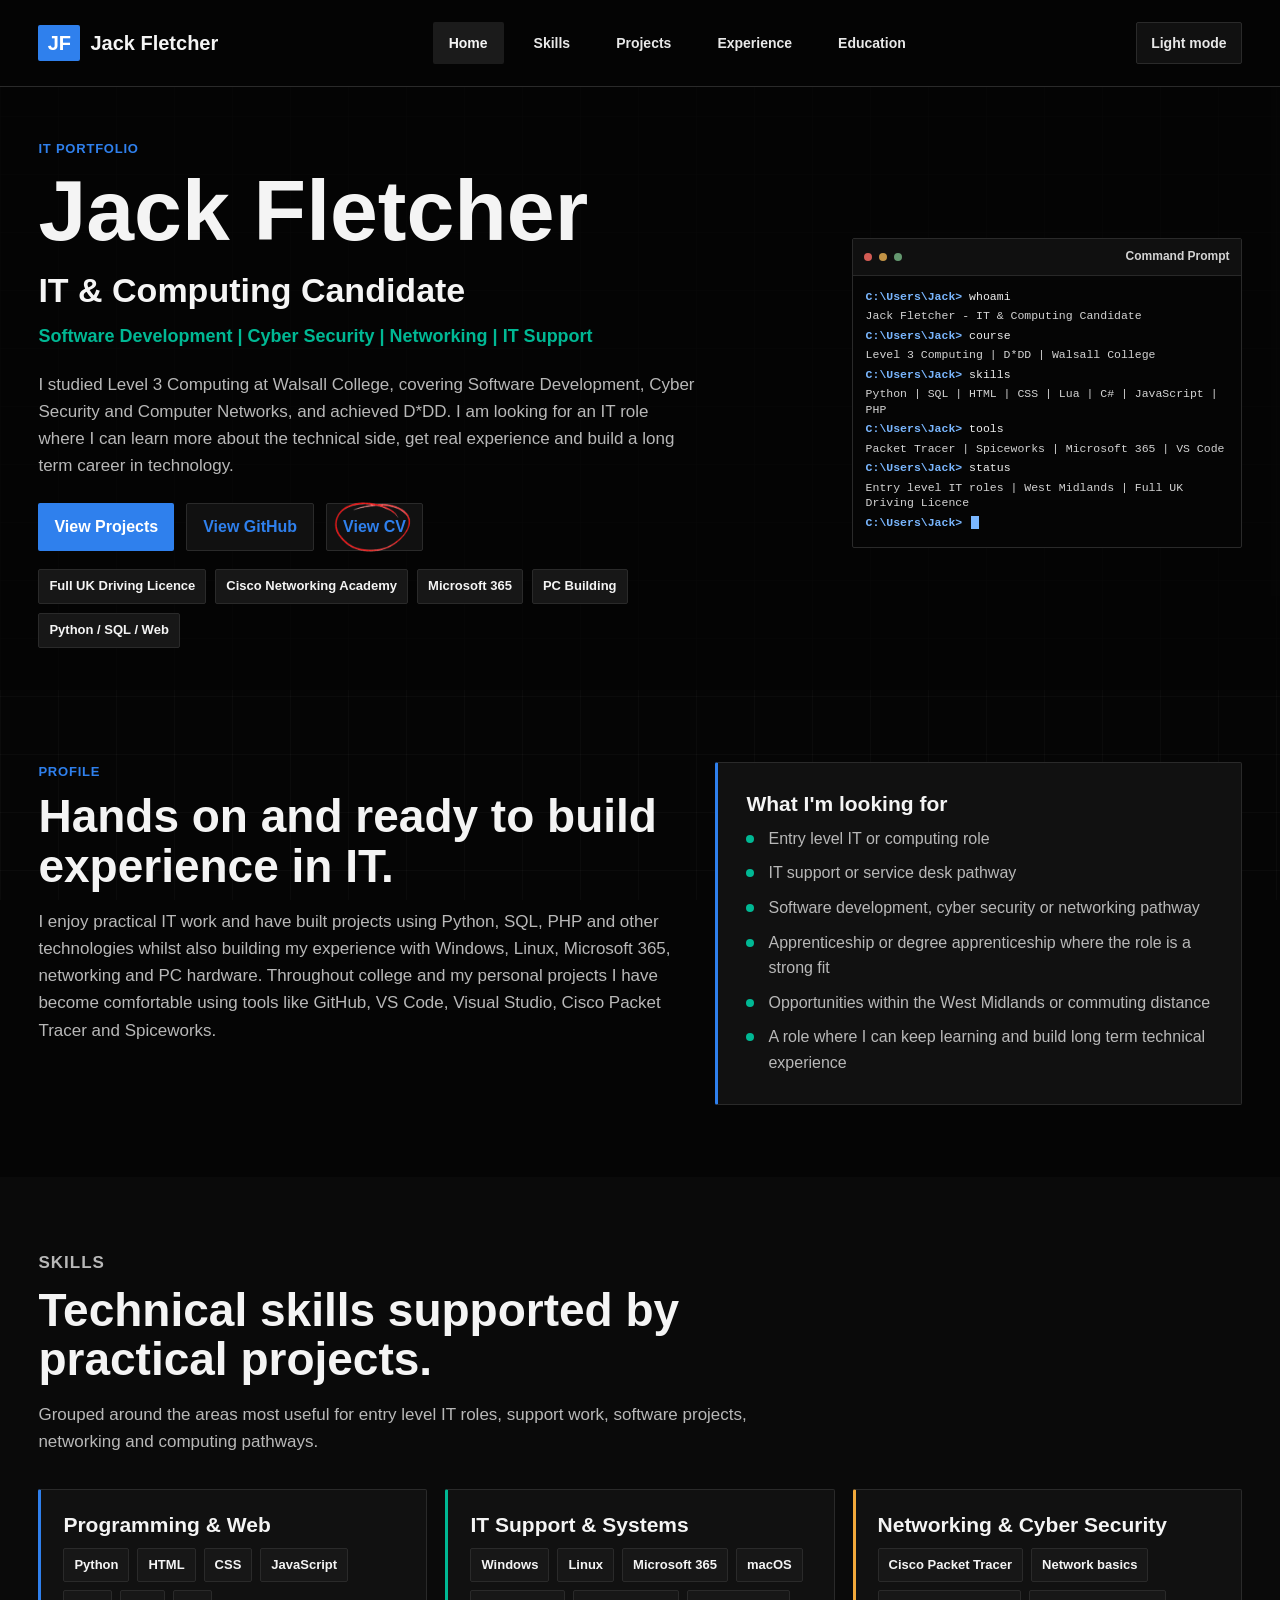
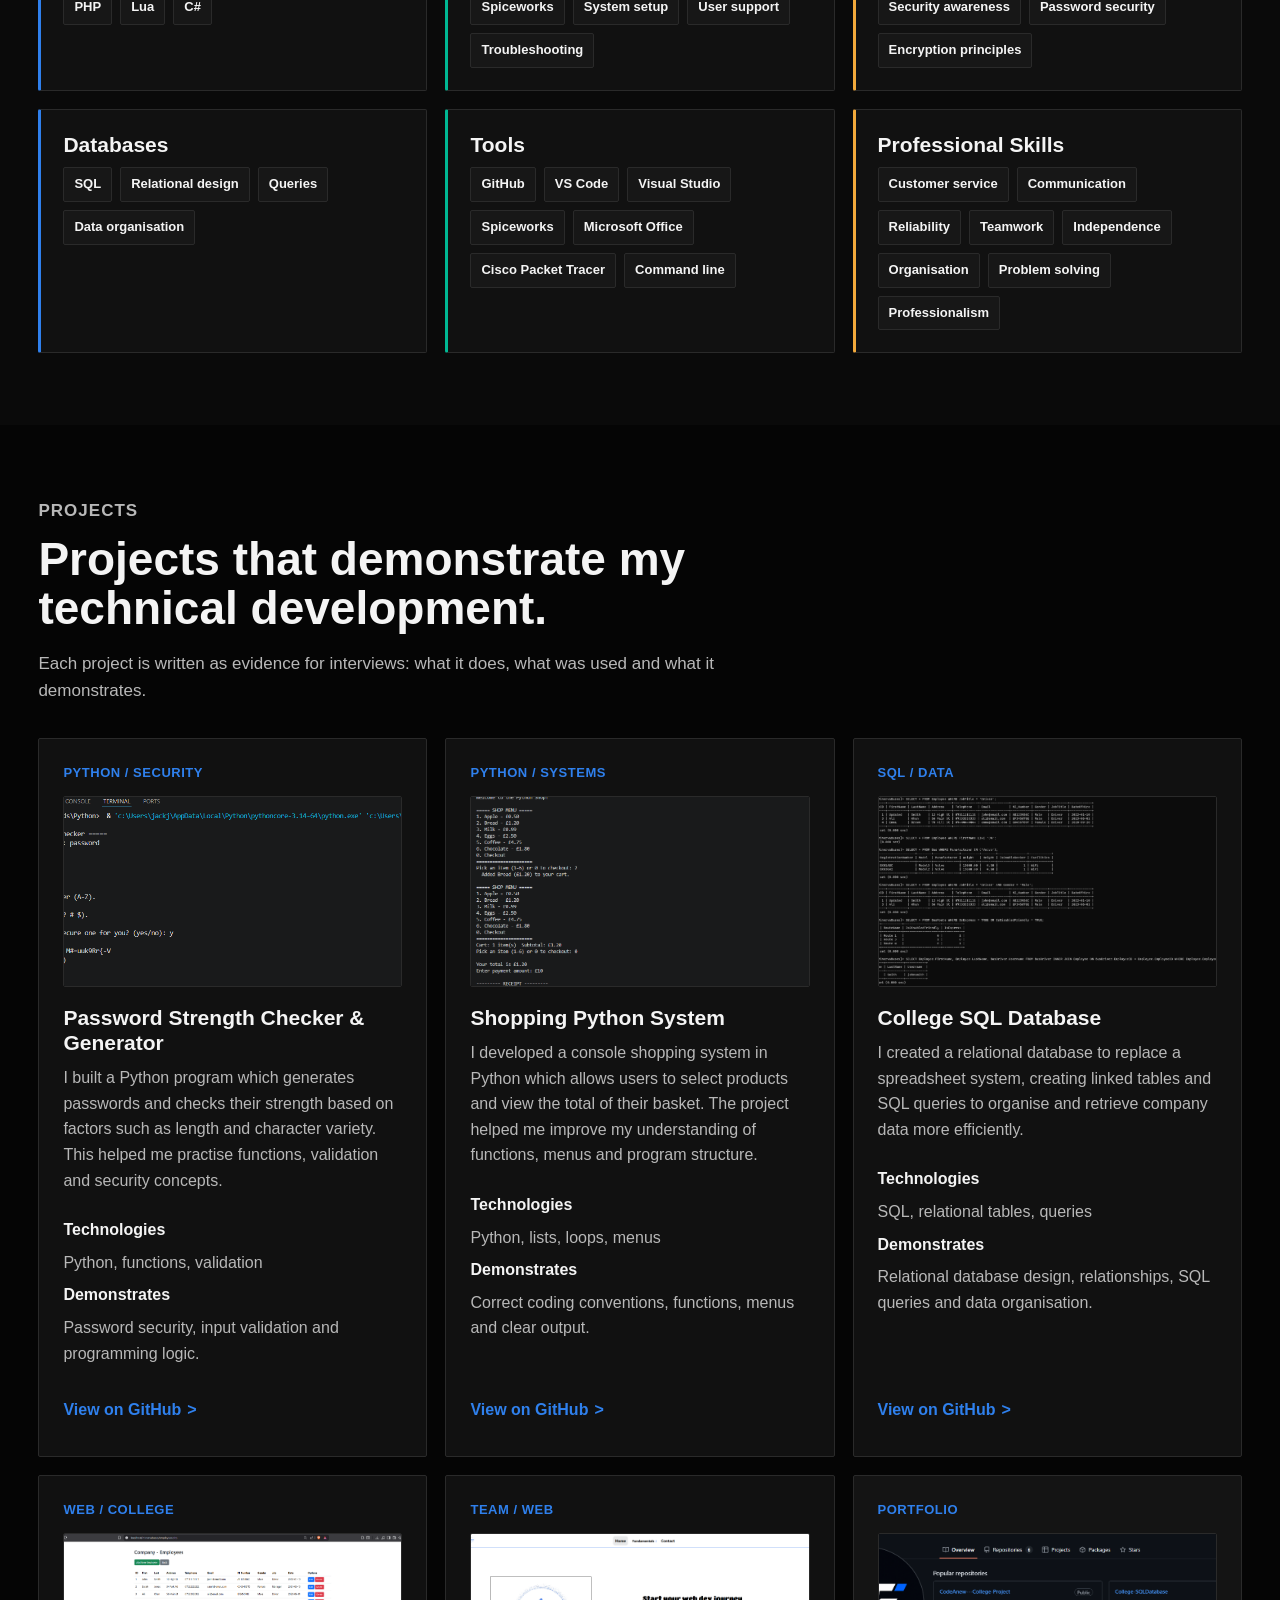
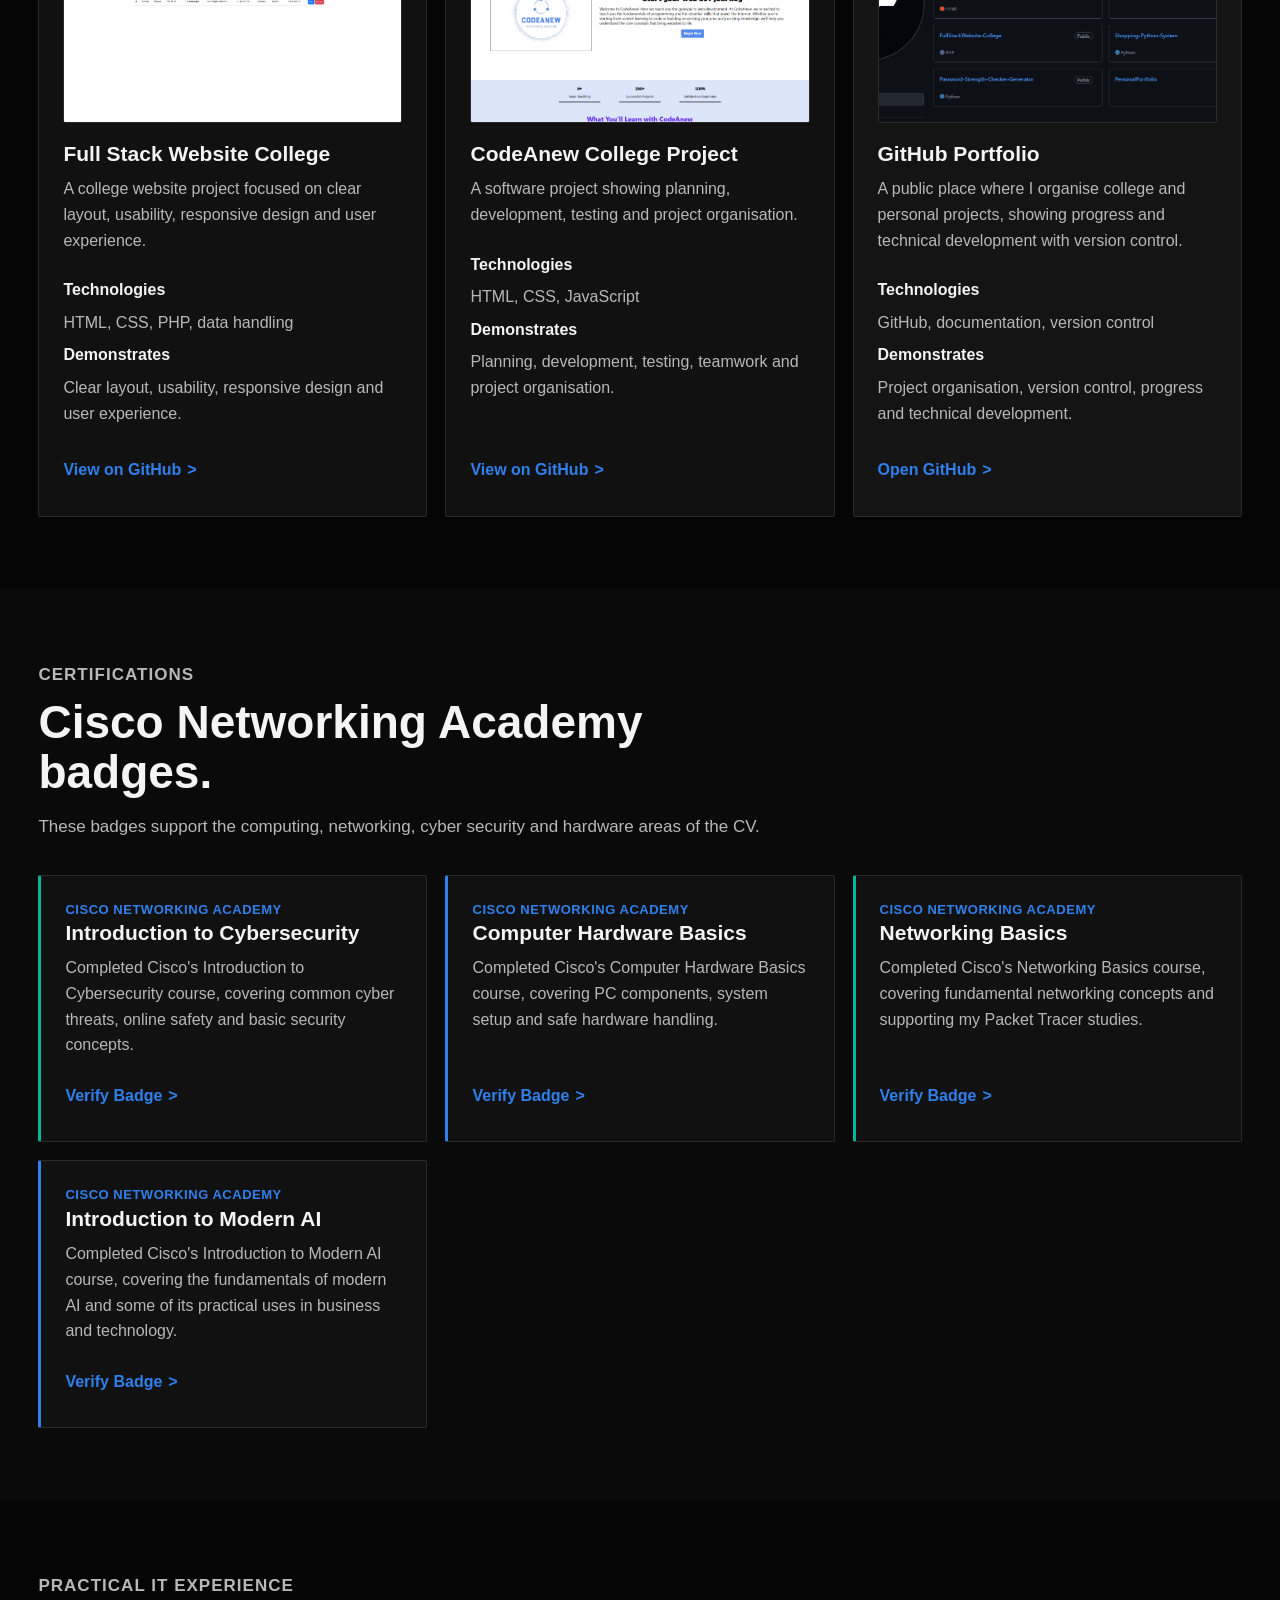
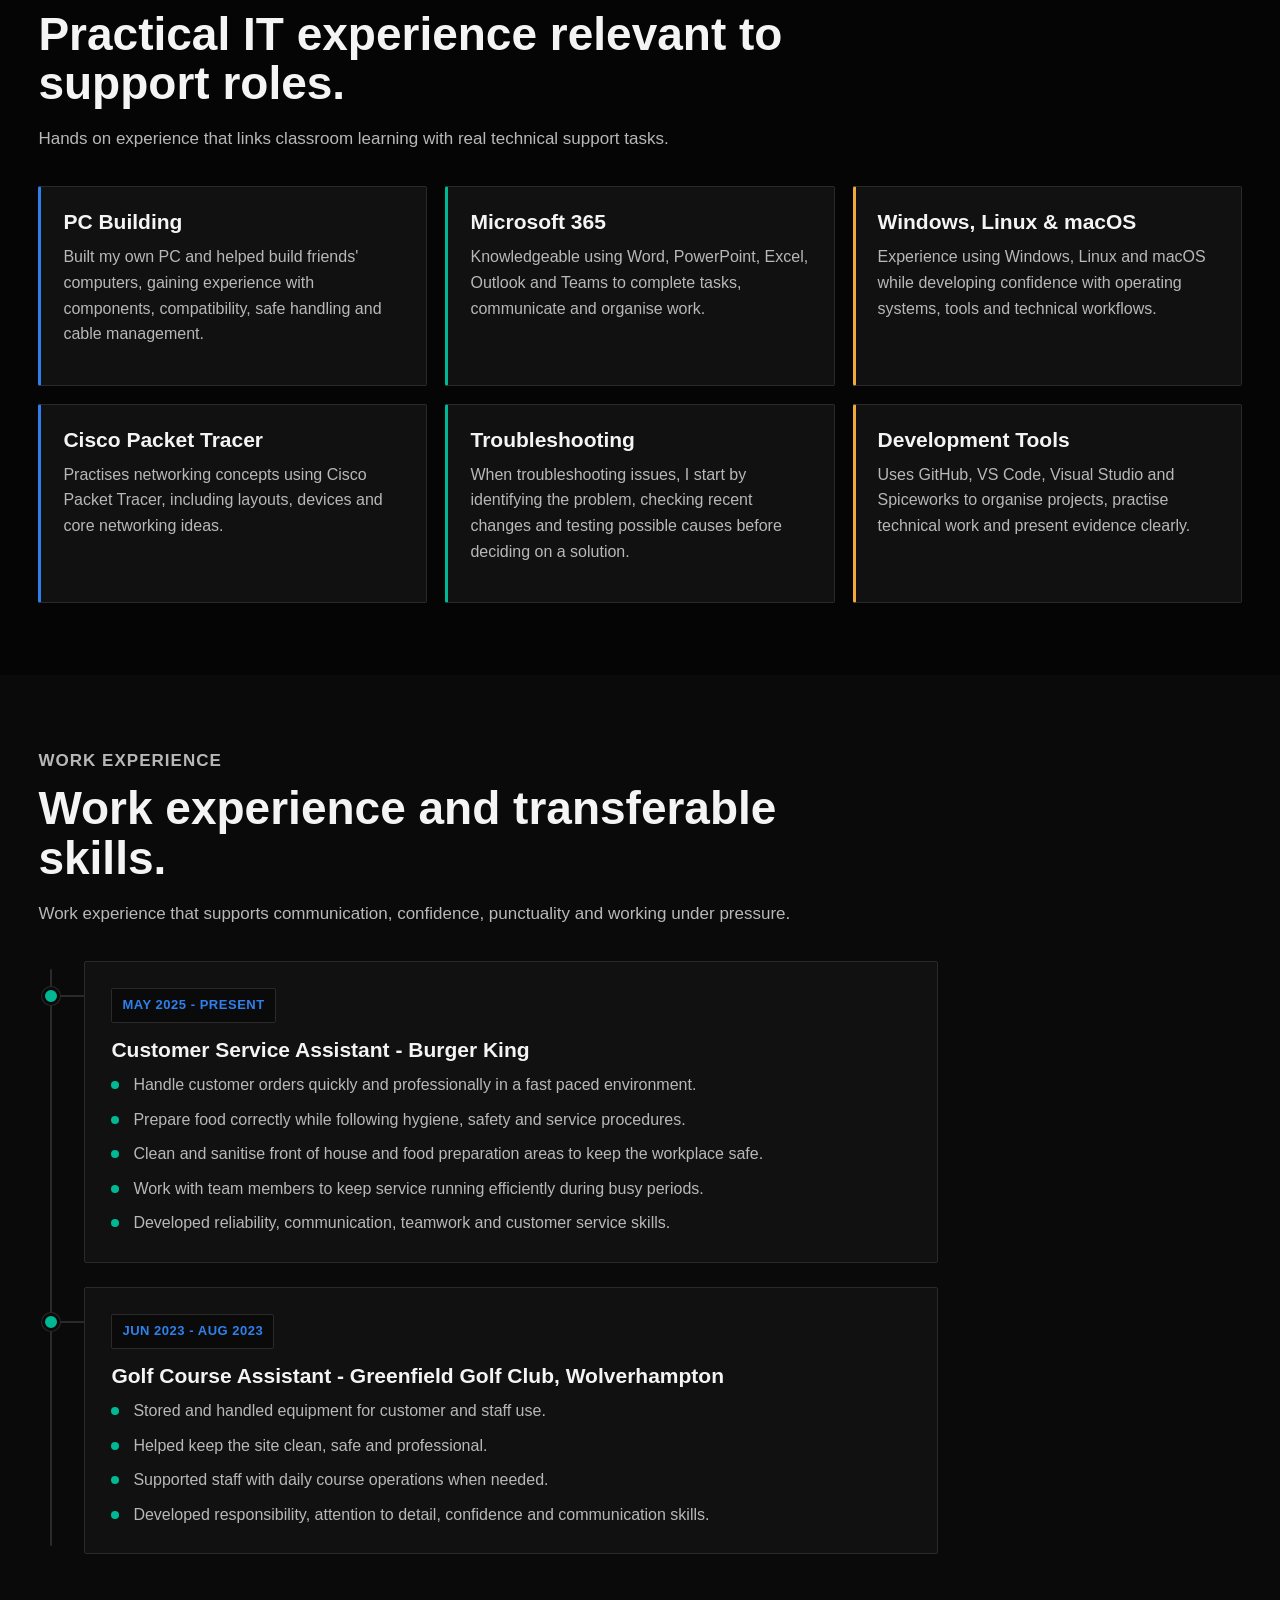
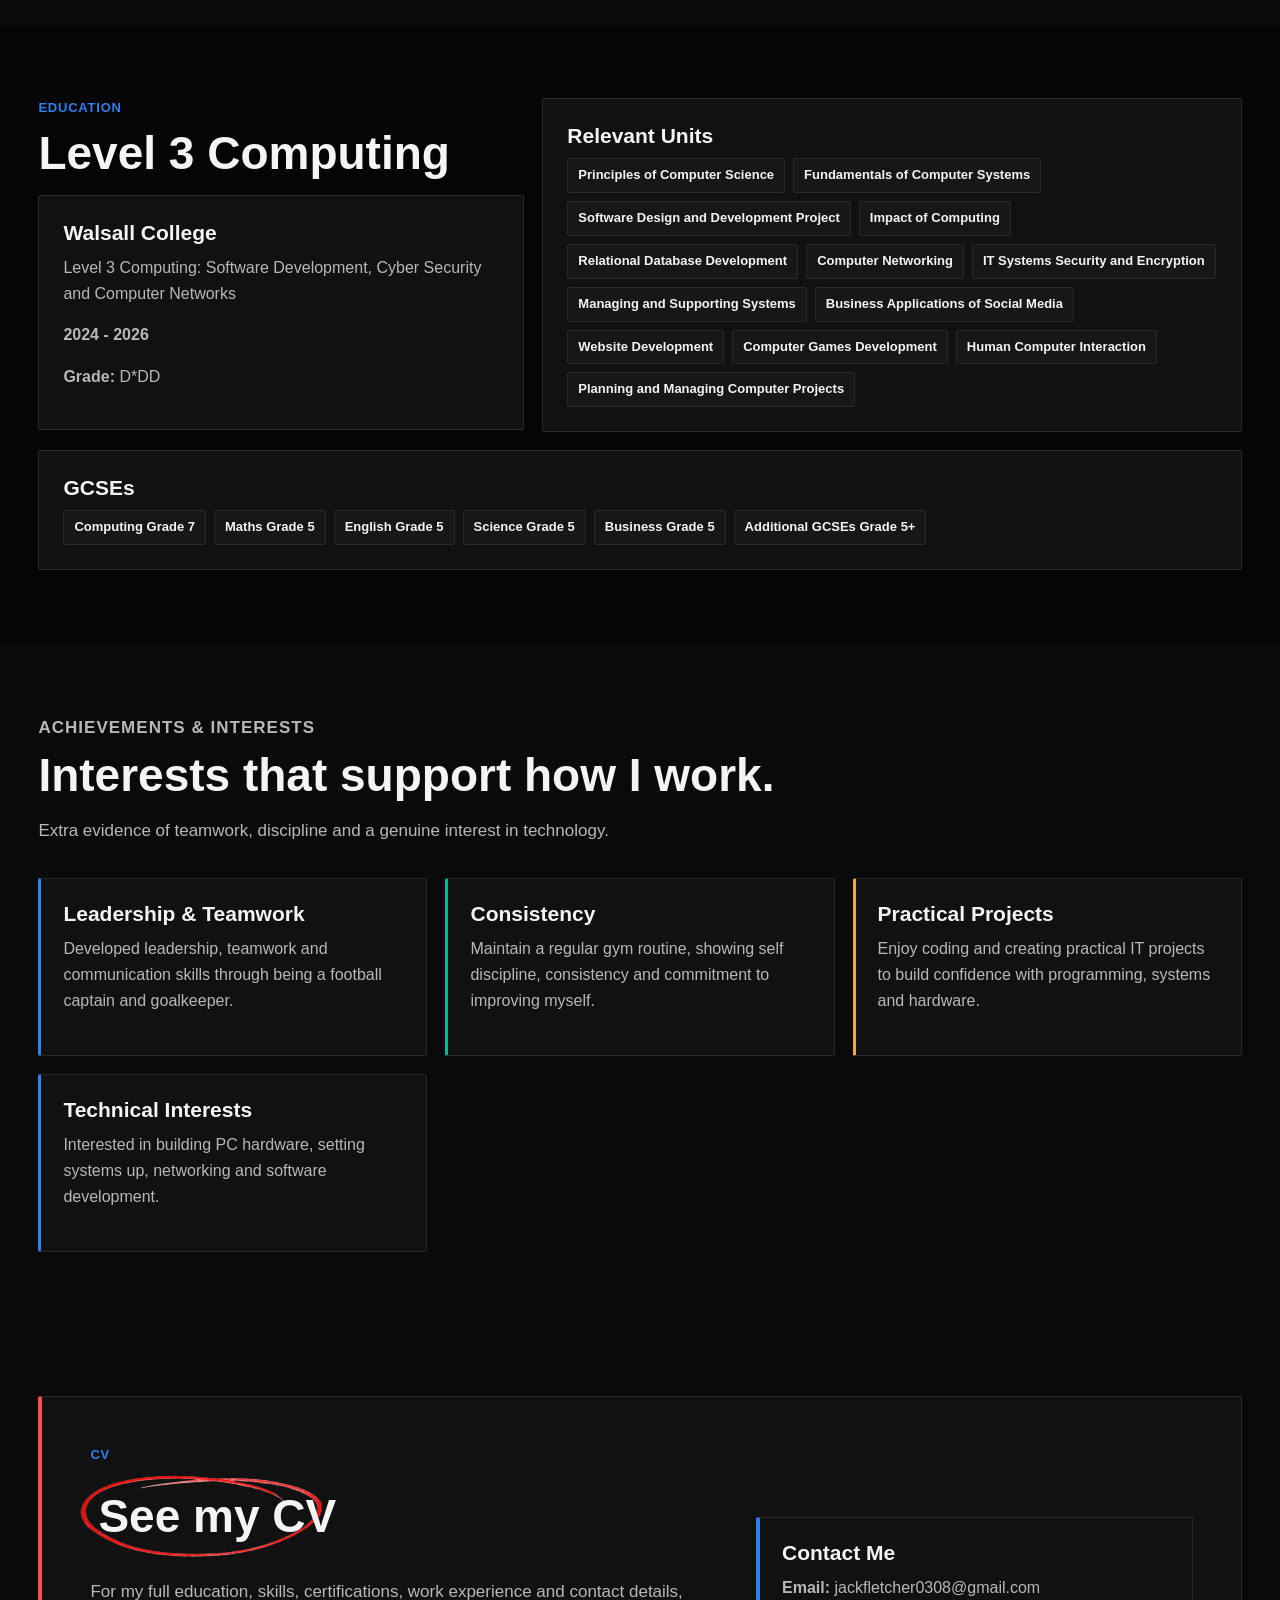
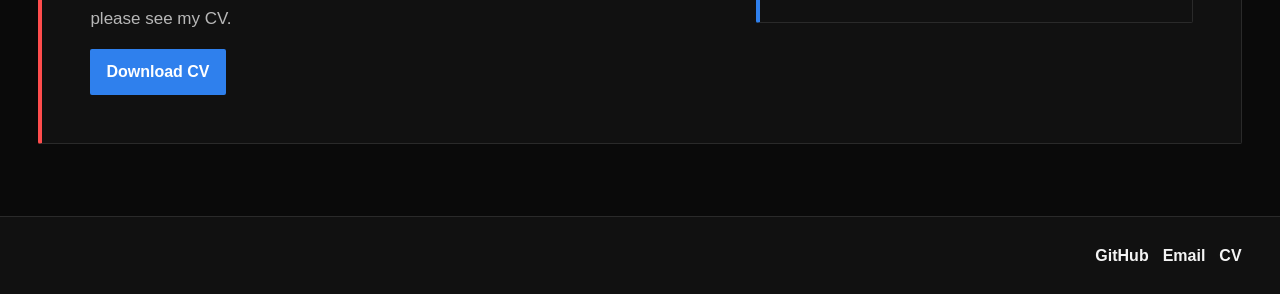
<file: index.html>
<!DOCTYPE html>
<html lang="en">

<head>
  <meta charset="UTF-8">
  <meta name="viewport" content="width=device-width, initial-scale=1.0">
  <title>Jack Fletcher | IT Portfolio</title>
  <meta name="description" content="Jack Fletcher's IT and computing portfolio for IT, software development, cyber security, networking roles.">
  <meta name="author" content="Jack Fletcher">
  <link rel="canonical" href="https://jjackfletcher.github.io/portfolio/">
  <meta property="og:title" content="Jack Fletcher | IT Portfolio">
  <meta property="og:description" content="IT portfolio for Jack Fletcher.">
  <meta property="og:type" content="website">
  <link rel="icon" href="assets/images/favicon.svg" type="image/svg+xml">
  <link rel="stylesheet" href="style.css?v=48">
</head>

<body>
  <header class="site-header">
    <div class="nav-shell">
      <a class="site-logo" href="#home" aria-label="Jack Fletcher portfolio home">
        <span class="logo-mark">JF</span>
        <span>Jack Fletcher</span>
      </a>

      <nav class="site-nav" aria-label="Main navigation">
        <ul id="nav-menu">
          <li><a href="#home">Home</a></li>
          <li><a href="#skills">Skills</a></li>
          <li><a href="#projects">Projects</a></li>
          <li><a href="#experience">Experience</a></li>
          <li><a href="#education">Education</a></li>
        </ul>
      </nav>

      <div class="nav-actions">
        <button class="theme-toggle" id="theme-button" type="button" aria-label="Switch to light mode">Light mode</button>
      </div>

      <button class="nav-toggle" id="mobile-button" type="button" aria-label="Open navigation menu" aria-controls="nav-menu" aria-expanded="false">
        <span></span>
        <span></span>
        <span></span>
      </button>
    </div>
  </header>

  <main>
    <section class="hero-section section-pad" id="home">
      <div class="page-shell hero-grid">
        <div class="hero-copy">
          <p class="eyebrow">IT Portfolio</p>
          <h1>Jack Fletcher</h1>
          <p class="hero-subtitle">IT & Computing Candidate</p>
          <p class="hero-line">Software Development | Cyber Security | Networking | IT Support</p>
          <p class="hero-intro">I studied Level 3 Computing at Walsall College, covering Software Development, Cyber Security and Computer Networks, and achieved D*DD. I am looking for an IT role where I can learn more about the technical side, get real experience and build a long term career in technology.</p>

          <div class="hero-actions" aria-label="Portfolio actions">
            <a class="primary-button" href="#projects">View Projects</a>
            <a class="secondary-button" href="https://github.com/jjackfletcher" target="_blank" rel="noopener noreferrer">View GitHub</a>
            <a class="secondary-button cv-hero-button" href="#cv">
              <span>View CV</span>
              <img class="cv-button-circle" src="assets/images/redcircleforcv.png" alt="" aria-hidden="true">
            </a>
          </div>

          <div class="hero-badges" aria-label="Key strengths">
            <span>Full UK Driving Licence</span>
            <span>Cisco Networking Academy</span>
            <span>Microsoft 365</span>
            <span>PC Building</span>
            <span>Python / SQL / Web</span>
          </div>
        </div>

        <aside class="terminal-card" aria-label="Command prompt profile summary">
          <div class="terminal-top">
            <span class="terminal-dot red"></span>
            <span class="terminal-dot amber"></span>
            <span class="terminal-dot green"></span>
            <span class="terminal-title">Command Prompt</span>
          </div>
          <div class="terminal-body">
            <p><span>C:\Users\Jack&gt;</span> whoami</p>
            <p class="terminal-output">Jack Fletcher - IT & Computing Candidate</p>
            <p><span>C:\Users\Jack&gt;</span> course</p>
            <p class="terminal-output">Level 3 Computing | D*DD | Walsall College</p>
            <p><span>C:\Users\Jack&gt;</span> skills</p>
            <p class="terminal-output">Python | SQL | HTML | CSS | Lua | C# | JavaScript | PHP</p>
            <p><span>C:\Users\Jack&gt;</span> tools</p>
            <p class="terminal-output">Packet Tracer | Spiceworks | Microsoft 365 | VS Code</p>
            <p><span>C:\Users\Jack&gt;</span> status</p>
            <p class="terminal-output">Entry level IT roles | West Midlands | Full UK Driving Licence</p>
            <p class="terminal-ready"><span>C:\Users\Jack&gt;</span> <i aria-hidden="true"></i></p>
          </div>
        </aside>
      </div>
    </section>

    <section class="section-pad" id="about">
      <div class="page-shell two-column">
        <div>
          <p class="section-kicker">Profile</p>
          <h2>Hands on and ready to build experience in IT.</h2>
          <p class="section-text">I enjoy practical IT work and have built projects using Python, SQL, PHP and other technologies whilst also building my experience with Windows, Linux, Microsoft 365, networking and PC hardware. Throughout college and my personal projects I have become comfortable using tools like  GitHub, VS Code, Visual Studio, Cisco Packet Tracer and Spiceworks.</p>
        </div>

        <article class="feature-card">
          <h3>What I'm looking for</h3>
          <ul class="clean-list">
            <li>Entry level IT or computing role</li>
            <li>IT support or service desk pathway</li>
            <li>Software development, cyber security or networking pathway</li>
            <li>Apprenticeship or degree apprenticeship where the role is a strong fit</li>
            <li>Opportunities within the West Midlands or commuting distance</li>
            <li>A role where I can keep learning and build long term technical experience</li>
          </ul>
        </article>
      </div>
    </section>

    <section class="section-pad soft-section" id="skills">
      <div class="page-shell">
        <div class="section-heading">
          <p class="section-kicker">Skills</p>
          <h2>Technical skills supported by practical projects.</h2>
          <p>Grouped around the areas most useful for entry level IT roles, support work, software projects, networking and computing pathways.</p>
        </div>

        <div class="skills-grid">
          <article class="skill-card">
            <h3>Programming & Web</h3>
            <div class="chip-list">
              <span>Python</span>
              <span>HTML</span>
              <span>CSS</span>
              <span>JavaScript</span>
              <span>PHP</span>
              <span>Lua</span>
              <span>C#</span>
            </div>
          </article>

          <article class="skill-card">
            <h3>IT Support & Systems</h3>
            <div class="chip-list">
              <span>Windows</span>
              <span>Linux</span>
              <span>Microsoft 365</span>
              <span>macOS</span>
              <span>Spiceworks</span>
              <span>System setup</span>
              <span>User support</span>
              <span>Troubleshooting</span>
            </div>
          </article>

          <article class="skill-card">
            <h3>Networking & Cyber Security</h3>
            <div class="chip-list">
              <span>Cisco Packet Tracer</span>
              <span>Network basics</span>
              <span>Security awareness</span>
              <span>Password security</span>
              <span>Encryption principles</span>
            </div>
          </article>

          <article class="skill-card">
            <h3>Databases</h3>
            <div class="chip-list">
              <span>SQL</span>
              <span>Relational design</span>
              <span>Queries</span>
              <span>Data organisation</span>
            </div>
          </article>

          <article class="skill-card">
            <h3>Tools</h3>
            <div class="chip-list">
              <span>GitHub</span>
              <span>VS Code</span>
              <span>Visual Studio</span>
              <span>Spiceworks</span>
              <span>Microsoft Office</span>
              <span>Cisco Packet Tracer</span>
              <span>Command line</span>
            </div>
          </article>

          <article class="skill-card">
            <h3>Professional Skills</h3>
            <div class="chip-list">
              <span>Customer service</span>
              <span>Communication</span>
              <span>Reliability</span>
              <span>Teamwork</span>
              <span>Independence</span>
              <span>Organisation</span>
              <span>Problem solving</span>
              <span>Professionalism</span>
            </div>
          </article>
        </div>
      </div>
    </section>

    <section class="section-pad" id="projects">
      <div class="page-shell">
        <div class="section-heading">
          <p class="section-kicker">Projects</p>
          <h2>Projects that demonstrate my technical development.</h2>
          <p>Each project is written as evidence for interviews: what it does, what was used and what it demonstrates.</p>
        </div>

        <div class="projects-grid">
          <article class="project-card">
            <span class="project-tag">Python / Security</span>
            <div class="project-screenshot">
              <img src="assets/images/PythonPassword.png" alt="Screenshot of the password strength checker project" loading="lazy">
            </div>
            <h3>Password Strength Checker & Generator</h3>
            <p>I built a Python program which generates passwords and checks their strength based on factors such as length and character variety. This helped me practise functions, validation and security concepts.</p>
            <dl>
              <dt>Technologies</dt>
              <dd>Python, functions, validation</dd>
              <dt>Demonstrates</dt>
              <dd>Password security, input validation and programming logic.</dd>
            </dl>
            <a class="text-button" href="https://github.com/jjackfletcher/Password-Strength-Checker-Generator" target="_blank" rel="noopener noreferrer">View on GitHub</a>
          </article>

          <article class="project-card">
            <span class="project-tag">Python / Systems</span>
            <div class="project-screenshot">
              <img src="assets/images/PythonShop.png" alt="Screenshot of the shopping Python system project" loading="lazy">
            </div>
            <h3>Shopping Python System</h3>
            <p>I developed a console shopping system in Python which allows users to select products and view the total of their basket. The project helped me improve my understanding of functions, menus and program structure.</p>
            <dl>
              <dt>Technologies</dt>
              <dd>Python, lists, loops, menus</dd>
              <dt>Demonstrates</dt>
              <dd>Correct coding conventions, functions, menus and clear output.</dd>
            </dl>
            <a class="text-button" href="https://github.com/jjackfletcher/Shopping-Python-System" target="_blank" rel="noopener noreferrer">View on GitHub</a>
          </article>

          <article class="project-card">
            <span class="project-tag">SQL / Data</span>
            <div class="project-screenshot">
              <img src="assets/images/SQL.png" alt="Screenshot of the college SQL database project" loading="lazy">
            </div>
            <h3>College SQL Database</h3>
            <p>I created a relational database to replace a spreadsheet system, creating linked tables and SQL queries to organise and retrieve company data more efficiently.</p>
            <dl>
              <dt>Technologies</dt>
              <dd>SQL, relational tables, queries</dd>
              <dt>Demonstrates</dt>
              <dd>Relational database design, relationships, SQL queries and data organisation.</dd>
            </dl>
            <a class="text-button" href="https://github.com/jjackfletcher/College-SQLDatabase" target="_blank" rel="noopener noreferrer">View on GitHub</a>
          </article>

          <article class="project-card">
            <span class="project-tag">Web / College</span>
            <div class="project-screenshot">
              <img src="assets/images/FullStack.png" alt="Screenshot of the full stack college website project" loading="lazy">
            </div>
            <h3>Full Stack Website College</h3>
            <p>A college website project focused on clear layout, usability, responsive design and user experience.</p>
            <dl>
              <dt>Technologies</dt>
              <dd>HTML, CSS, PHP, data handling</dd>
              <dt>Demonstrates</dt>
              <dd>Clear layout, usability, responsive design and user experience.</dd>
            </dl>
            <a class="text-button" href="https://github.com/jjackfletcher/FullStackWebsite-College" target="_blank" rel="noopener noreferrer">View on GitHub</a>
          </article>

          <article class="project-card">
            <span class="project-tag">Team / Web</span>
            <div class="project-screenshot">
              <img src="assets/images/Codeanew.png" alt="Screenshot of the CodeAnew college project" loading="lazy">
            </div>
            <h3>CodeAnew College Project</h3>
            <p>A software project showing planning, development, testing and project organisation.</p>
            <dl>
              <dt>Technologies</dt>
              <dd>HTML, CSS, JavaScript</dd>
              <dt>Demonstrates</dt>
              <dd>Planning, development, testing, teamwork and project organisation.</dd>
            </dl>
            <a class="text-button" href="https://github.com/jjackfletcher/CodeAnew---College-Project" target="_blank" rel="noopener noreferrer">View on GitHub</a>
          </article>

          <article class="project-card highlight-card">
            <span class="project-tag">Portfolio</span>
            <div class="project-screenshot">
              <img src="assets/images/Github.png" alt="Screenshot of the GitHub portfolio" loading="lazy">
            </div>
            <h3>GitHub Portfolio</h3>
            <p>A public place where I organise college and personal projects, showing progress and technical development with version control.</p>
            <dl>
              <dt>Technologies</dt>
              <dd>GitHub, documentation, version control</dd>
              <dt>Demonstrates</dt>
              <dd>Project organisation, version control, progress and technical development.</dd>
            </dl>
            <a class="text-button" href="https://github.com/jjackfletcher" target="_blank" rel="noopener noreferrer">Open GitHub</a>
          </article>
        </div>
      </div>
    </section>

    <section class="section-pad soft-section" id="certifications">
      <div class="page-shell">
        <div class="section-heading">
          <p class="section-kicker">Certifications</p>
          <h2>Cisco Networking Academy badges.</h2>
          <p>These badges support the computing, networking, cyber security and hardware areas of the CV.</p>
        </div>

        <div class="cert-grid">
          <article class="cert-card">
            <span class="cert-issuer">Cisco Networking Academy</span>
            <h3>Introduction to Cybersecurity</h3>
            <p>Completed Cisco's Introduction to Cybersecurity course, covering common cyber threats, online safety and basic security concepts.</p>
            <a class="text-button" href="https://www.credly.com/badges/e8046e71-9f40-4b8e-9d9b-db63831d5b10/public_url" target="_blank" rel="noopener noreferrer">Verify Badge</a>
          </article>

          <article class="cert-card">
            <span class="cert-issuer">Cisco Networking Academy</span>
            <h3>Computer Hardware Basics</h3>
            <p>Completed Cisco's Computer Hardware Basics course, covering PC components, system setup and safe hardware handling.</p>
            <a class="text-button" href="https://www.credly.com/badges/70487726-dcf8-4fdb-9d24-fbecfe268307/public_url" target="_blank" rel="noopener noreferrer">Verify Badge</a>
          </article>

          <article class="cert-card">
            <span class="cert-issuer">Cisco Networking Academy</span>
            <h3>Networking Basics</h3>
            <p>Completed Cisco's Networking Basics course, covering fundamental networking concepts and supporting my Packet Tracer studies.</p>
            <a class="text-button" href="https://www.credly.com/badges/4c1a0545-a569-4350-8dda-ae72556a1b6c/public_url" target="_blank" rel="noopener noreferrer">Verify Badge</a>
          </article>

          <article class="cert-card">
            <span class="cert-issuer">Cisco Networking Academy</span>
            <h3>Introduction to Modern AI</h3>
            <p>Completed Cisco's Introduction to Modern AI course, covering the fundamentals of modern AI and some of its practical uses in business and technology.</p>
            <a class="text-button" href="https://www.credly.com/badges/8a88d185-73d3-427b-bd43-7c8fc8f0b303/public_url" target="_blank" rel="noopener noreferrer">Verify Badge</a>
          </article>
        </div>
      </div>
    </section>

    <section class="section-pad" id="practical">
      <div class="page-shell">
        <div class="section-heading">
          <p class="section-kicker">Practical IT Experience</p>
          <h2>Practical IT experience relevant to support roles.</h2>
          <p>Hands on experience that links classroom learning with real technical support tasks.</p>
        </div>

        <div class="practical-grid">
          <article class="practical-card">
            <h3>PC Building</h3>
            <p>Built my own PC and helped build friends' computers, gaining experience with components, compatibility, safe handling and cable management.</p>
          </article>

          <article class="practical-card">
            <h3>Microsoft 365</h3>
            <p>Knowledgeable using Word, PowerPoint, Excel, Outlook and Teams to complete tasks, communicate and organise work.</p>
          </article>

          <article class="practical-card">
            <h3>Windows, Linux & macOS</h3>
            <p>Experience using Windows, Linux and macOS while developing confidence with operating systems, tools and technical workflows.</p>
          </article>

          <article class="practical-card">
            <h3>Cisco Packet Tracer</h3>
            <p>Practises networking concepts using Cisco Packet Tracer, including layouts, devices and core networking ideas.</p>
          </article>

          <article class="practical-card">
            <h3>Troubleshooting</h3>
            <p>When troubleshooting issues, I start by identifying the problem, checking recent changes and testing possible causes before deciding on a solution.</p>
          </article>

          <article class="practical-card">
            <h3>Development Tools</h3>
            <p>Uses GitHub, VS Code, Visual Studio and Spiceworks to organise projects, practise technical work and present evidence clearly.</p>
          </article>
        </div>
      </div>
    </section>

    <section class="section-pad soft-section" id="experience">
      <div class="page-shell">
        <div class="section-heading">
          <p class="section-kicker">Work Experience</p>
          <h2>Work experience and transferable skills.</h2>
          <p>Work experience that supports communication, confidence, punctuality and working under pressure.</p>
        </div>

        <div class="experience-timeline">
          <article class="timeline-item">
            <span class="timeline-marker" aria-hidden="true"></span>
            <div class="timeline-card">
              <p class="timeline-date">May 2025 - Present</p>
              <h3>Customer Service Assistant - Burger King</h3>
              <ul class="clean-list">
                <li>Handle customer orders quickly and professionally in a fast paced environment.</li>
                <li>Prepare food correctly while following hygiene, safety and service procedures.</li>
                <li>Clean and sanitise front of house and food preparation areas to keep the workplace safe.</li>
                <li>Work with team members to keep service running efficiently during busy periods.</li>
                <li>Developed reliability, communication, teamwork and customer service skills.</li>
              </ul>
            </div>
          </article>

          <article class="timeline-item">
            <span class="timeline-marker" aria-hidden="true"></span>
            <div class="timeline-card">
              <p class="timeline-date">Jun 2023 - Aug 2023</p>
              <h3>Golf Course Assistant - Greenfield Golf Club, Wolverhampton</h3>
              <ul class="clean-list">
                <li>Stored and handled equipment for customer and staff use.</li>
                <li>Helped keep the site clean, safe and professional.</li>
                <li>Supported staff with daily course operations when needed.</li>
                <li>Developed responsibility, attention to detail, confidence and communication skills.</li>
              </ul>
            </div>
          </article>
        </div>
      </div>
    </section>

    <section class="section-pad" id="education">
      <div class="page-shell education-grid">
        <div>
          <p class="section-kicker">Education</p>
          <h2>Level 3 Computing</h2>
          <article class="education-card">
            <h3>Walsall College</h3>
            <p>Level 3 Computing: Software Development, Cyber Security and Computer Networks</p>
            <p><strong>2024 - 2026</strong></p>
            <p><strong>Grade:</strong> D*DD</p>
          </article>
        </div>

        <div class="education-card">
          <h3>Relevant Units</h3>
          <div class="unit-grid">
            <span>Principles of Computer Science</span>
            <span>Fundamentals of Computer Systems</span>
            <span>Software Design and Development Project</span>
            <span>Impact of Computing</span>
            <span>Relational Database Development</span>
            <span>Computer Networking</span>
            <span>IT Systems Security and Encryption</span>
            <span>Managing and Supporting Systems</span>
            <span>Business Applications of Social Media</span>
            <span>Website Development</span>
            <span>Computer Games Development</span>
            <span>Human Computer Interaction</span>
            <span>Planning and Managing Computer Projects</span>
          </div>
        </div>

        <div class="education-card gcse-card">
          <h3>GCSEs</h3>
          <div class="gcse-list">
            <span>Computing Grade 7</span>
            <span>Maths Grade 5</span>
            <span>English Grade 5</span>
            <span>Science Grade 5</span>
            <span>Business Grade 5</span>
            <span>Additional GCSEs Grade 5+</span>
          </div>
        </div>
      </div>
    </section>

    <section class="section-pad soft-section" id="achievements">
      <div class="page-shell">
        <div class="section-heading">
          <p class="section-kicker">Achievements & Interests</p>
          <h2>Interests that support how I work.</h2>
          <p>Extra evidence of teamwork, discipline and a genuine interest in technology.</p>
        </div>

        <div class="practical-grid">
          <article class="practical-card">
            <h3>Leadership & Teamwork</h3>
            <p>Developed leadership, teamwork and communication skills through being a football captain and goalkeeper.</p>
          </article>

          <article class="practical-card">
            <h3>Consistency</h3>
            <p>Maintain a regular gym routine, showing self discipline, consistency and commitment to improving myself.</p>
          </article>

          <article class="practical-card">
            <h3>Practical Projects</h3>
            <p>Enjoy coding and creating practical IT projects to build confidence with programming, systems and hardware.</p>
          </article>

          <article class="practical-card">
            <h3>Technical Interests</h3>
            <p>Interested in building PC hardware, setting systems up, networking and software development.</p>
          </article>
        </div>
      </div>
    </section>

    <section class="section-pad cv-section" id="cv">
      <div class="page-shell cv-panel">
        <div>
          <p class="section-kicker">CV</p>
          <div class="cv-scribble-wrap">
            <h2>See my CV</h2>
            <img class="scribble-circle" src="assets/images/redcircleforcv.png" alt="" aria-hidden="true">
          </div>
          <p class="section-text">For my full education, skills, certifications, work experience and contact details, please see my CV.</p>
          <a class="primary-button" href="assets/Jack-Fletcher-CV.pdf" target="_blank" rel="noopener noreferrer">Download CV</a>
        </div>

        <div class="cv-note">
          <h3>Contact Me</h3>
          <p><strong>Email:</strong> <a href="mailto:jackfletcher0308@gmail.com">jackfletcher0308@gmail.com</a></p>
        </div>
      </div>
    </section>
  </main>

  <footer class="site-footer">
    <div class="page-shell footer-grid">
      <p></p>
      <div class="footer-links">
        <a href="https://github.com/jjackfletcher" target="_blank" rel="noopener noreferrer">GitHub</a>
        <a href="mailto:jackfletcher0308@gmail.com">Email</a>
        <a href="assets/Jack-Fletcher-CV.pdf" target="_blank" rel="noopener noreferrer">CV</a>
      </div>
    </div>
  </footer>
  <script src="script.js?v=43"></script>
</body>

</html>
</file>
<file: style.css>
:root {
  --background: #050505;
  --surface: #111111;
  --surface-soft: #0a0a0a;
  --small-bg: #171717;
  --primary: #2f80ed;
  --primary-dark: #f5f5f5;
  --accent: #00b894;
  --warm: #f2a93b;
  --text: #f4f4f4;
  --muted: #b8b8b8;
  --nav-text: #e8e8e8;
  --border: #2a2a2a;
  --terminal: #050505;
  --terminal-line: #282828;
  --terminal-top: #101010;
  --terminal-text: #eeeeee;
  --terminal-prompt: #7ab7ff;
  --terminal-output: #d3d3d3;
  --header-bg: rgba(5, 5, 5, 0.95);
  --hero-section-bg: rgba(5, 5, 5, 0.82);
  --cv-bg: #0a0a0a;
  --highlight-bg: #141414;
  --button-text: #ffffff;
  --button-bg: #2f80ed;
  --button-hover: #1f6fd6;
  --nav-hover-bg: #1b1b1b;
  --grid-line: rgba(255, 255, 255, 0.045);
  --scribble: #ff4d4d;
  --focus-ring: rgba(47, 128, 237, 0.45);
}

body.light-mode {
  --background: #f6f6f6;
  --surface: #ffffff;
  --surface-soft: #eeeeee;
  --small-bg: #f2f2f2;
  --primary: #0b63ce;
  --primary-dark: #111111;
  --accent: #087f73;
  --warm: #a35b00;
  --text: #111111;
  --muted: #4d4d4d;
  --nav-text: #222222;
  --border: #d0d0d0;
  --terminal: #080808;
  --terminal-line: #2b2b2b;
  --terminal-top: #111111;
  --terminal-text: #f2f2f2;
  --terminal-prompt: #8ec5ff;
  --terminal-output: #dddddd;
  --header-bg: rgba(246, 246, 246, 0.94);
  --hero-section-bg: rgba(255, 255, 255, 0.82);
  --cv-bg: #eeeeee;
  --highlight-bg: #f8f8f8;
  --button-text: #ffffff;
  --button-bg: #0b63ce;
  --button-hover: #074faa;
  --nav-hover-bg: #e6e6e6;
  --grid-line: rgba(0, 0, 0, 0.055);
  --scribble: #dc2626;
  --focus-ring: rgba(11, 99, 206, 0.34);
}

* {
  box-sizing: border-box;
}

html {
  scroll-padding-top: 96px;
  scroll-behavior: smooth;
}

body {
  position: relative;
  min-height: 100vh;
  margin: 0;
  color: var(--text);
  background: var(--background);
  font-family: Arial, Helvetica, sans-serif;
  line-height: 1.6;
}

body::before {
  position: fixed;
  inset: 0;
  z-index: 0;
  pointer-events: none;
  background:
    linear-gradient(var(--grid-line) 1px, transparent 1px),
    linear-gradient(90deg, var(--grid-line) 1px, transparent 1px);
  background-position: 0 0;
  background-size: 58px 58px;
  opacity: 0.65;
  filter: blur(0.2px);
  content: "";
}

.site-header,
main,
.site-footer {
  position: relative;
  z-index: 1;
}

main,
.site-footer {
  background: transparent;
}

body.menu-open {
  overflow: hidden;
}

a {
  color: inherit;
  text-decoration: none;
}

a:hover {
  color: var(--primary);
}

a:focus-visible,
button:focus-visible {
  outline: 3px solid var(--focus-ring);
  outline-offset: 3px;
}

img {
  max-width: 100%;
}

.page-shell,
.nav-shell {
  width: min(1240px, 94vw);
  margin: 0 auto;
}

.section-pad {
  padding: 72px 0;
}

main section[id] {
  scroll-margin-top: 100px;
}

.soft-section {
  background: var(--surface-soft);
}

.section-kicker,
.eyebrow {
  margin: 0 0 10px;
  color: var(--primary);
  font-size: 13px;
  font-weight: 800;
  letter-spacing: 0.06em;
  text-transform: uppercase;
}

h1,
h2,
h3,
p {
  margin-top: 0;
}

h1 {
  margin-bottom: 12px;
  font-size: clamp(48px, 8vw, 86px);
  line-height: 0.95;
  letter-spacing: 0;
}

h2 {
  margin-bottom: 16px;
  font-size: clamp(30px, 4vw, 46px);
  line-height: 1.08;
  letter-spacing: 0;
}

h3 {
  margin-bottom: 10px;
  font-size: 21px;
  line-height: 1.2;
  letter-spacing: 0;
}

.section-text,
.section-heading p,
.hero-intro {
  color: var(--muted);
  font-size: 17px;
}

.section-heading {
  max-width: 760px;
  margin-bottom: 34px;
}

.site-header {
  position: sticky;
  top: 0;
  z-index: 1000;
  border-bottom: 1px solid var(--border);
  background: var(--header-bg);
}

.nav-shell {
  display: flex;
  align-items: center;
  justify-content: space-between;
  gap: 42px;
  min-height: 86px;
}

.nav-actions {
  display: flex;
  align-items: center;
  gap: 10px;
}

.site-logo {
  display: inline-flex;
  align-items: center;
  gap: 10px;
  color: var(--text);
  font-size: 20px;
  font-weight: 900;
  white-space: nowrap;
}

.logo-mark {
  display: inline-flex;
  align-items: center;
  justify-content: center;
  width: 42px;
  height: 36px;
  border-radius: 2px;
  color: var(--button-text);
  background: var(--primary);
  box-shadow: none;
}

.theme-toggle {
  min-height: 42px;
  padding: 9px 14px;
  border: 1px solid var(--border);
  border-radius: 2px;
  color: var(--nav-text);
  background: var(--surface);
  font: inherit;
  font-size: 14px;
  font-weight: 800;
  cursor: pointer;
}

.theme-toggle:hover {
  color: var(--primary-dark);
  background: var(--nav-hover-bg);
}

.site-nav ul {
  display: flex;
  align-items: center;
  gap: 14px;
  padding: 0;
  margin: 0;
  list-style: none;
}

.site-nav a {
  display: inline-flex;
  align-items: center;
  min-height: 42px;
  padding: 9px 16px;
  border-radius: 2px;
  color: var(--nav-text);
  font-size: 14px;
  font-weight: 800;
}

.site-nav a:hover,
.site-nav a.active {
  color: var(--primary-dark);
  background: var(--nav-hover-bg);
}

.primary-button,
.secondary-button,
.text-button {
  display: inline-flex;
  align-items: center;
  justify-content: center;
  min-height: 42px;
  border-radius: 2px;
  font-weight: 900;
  transition: background 160ms ease, border-color 160ms ease, color 160ms ease;
}

.primary-button {
  padding: 10px 16px;
  color: var(--button-text);
  background: var(--button-bg);
  box-shadow: none;
}

.primary-button:hover {
  color: var(--button-text);
  background: var(--button-hover);
  box-shadow: none;
}

.secondary-button {
  padding: 10px 16px;
  border: 1px solid var(--border);
  color: var(--primary);
  background: var(--surface);
}

.secondary-button:hover {
  border-color: var(--accent);
  color: var(--primary-dark);
  background: var(--small-bg);
}

.nav-toggle {
  display: none;
  width: 44px;
  height: 42px;
  border: 1px solid var(--border);
  border-radius: 2px;
  background: var(--surface);
  cursor: pointer;
}

.nav-toggle span {
  display: block;
  width: 22px;
  height: 2px;
  margin: 5px auto;
  background: var(--text);
}

.hero-section {
  position: relative;
  overflow: hidden;
  background: var(--hero-section-bg);
}

.hero-section.section-pad {
  padding: 52px 0 42px;
}

.hero-grid {
  display: grid;
  grid-template-columns: minmax(0, 1.25fr) minmax(260px, 0.65fr);
  gap: 34px;
  align-items: center;
}

.hero-copy {
  max-width: 700px;
}

.hero-subtitle {
  margin-bottom: 4px;
  color: var(--primary-dark);
  font-size: clamp(24px, 3vw, 34px);
  font-weight: 900;
}

.hero-line {
  margin-bottom: 20px;
  color: var(--accent);
  font-size: 18px;
  font-weight: 900;
}

.hero-intro {
  max-width: 660px;
  margin-bottom: 24px;
}

.hero-actions {
  display: flex;
  flex-wrap: wrap;
  gap: 12px;
  margin-bottom: 18px;
}

.cv-hero-button {
  position: relative;
  overflow: visible;
}

.cv-hero-button span {
  position: relative;
  z-index: 1;
}

.cv-button-circle {
  position: absolute;
  inset: -21px -28px;
  width: calc(100% + 56px);
  height: calc(100% + 42px);
  pointer-events: none;
  object-fit: fill;
  transform: translate(25px, -2px);
}
.hero-badges {
  display: flex;
  flex-wrap: wrap;
  gap: 9px;
}

.hero-badges span,
.chip-list span,
.unit-grid span,
.gcse-list span {
  display: inline-flex;
  align-items: center;
  min-height: 32px;
  padding: 6px 10px;
  border: 1px solid var(--border);
  border-radius: 2px;
  color: var(--text);
  background: var(--small-bg);
  font-size: 13px;
  font-weight: 800;
}

.terminal-card {
  overflow: hidden;
  border: 1px solid var(--border);
  border-radius: 2px;
  background: var(--terminal);
  max-width: 390px;
  justify-self: end;
  box-shadow: none;
}

.terminal-top {
  display: flex;
  align-items: center;
  gap: 7px;
  padding: 8px 11px;
  border-bottom: 1px solid var(--terminal-line);
  background: var(--terminal-top);
}

.terminal-dot {
  width: 8px;
  height: 8px;
  border-radius: 50%;
}

.terminal-dot.red {
  background: #d35b54;
}

.terminal-dot.amber {
  background: #c29345;
}

.terminal-dot.green {
  background: #64986f;
}

.terminal-title {
  margin-left: auto;
  color: var(--terminal-output);
  font-size: 12px;
  font-weight: 800;
}

.terminal-body {
  padding: 13px;
  color: var(--terminal-text);
  font-family: Consolas, "Courier New", monospace;
  font-size: 11.5px;
  line-height: 1.35;
}

.terminal-body p {
  margin: 0 0 4px;
}

.terminal-body span {
  color: var(--terminal-prompt);
  font-weight: 800;
}

.terminal-output {
  color: var(--terminal-output);
  margin-bottom: 7px;
}

.terminal-ready {
  margin-top: 10px;
}

.terminal-ready i {
  display: inline-block;
  width: 8px;
  height: 13px;
  margin-left: 2px;
  vertical-align: -3px;
  background: var(--terminal-prompt);
  animation: cursor-blink 1s steps(1) infinite;
}

@keyframes cursor-blink {
  50% {
    opacity: 0;
  }
}

.two-column {
  display: grid;
  grid-template-columns: minmax(0, 1.1fr) minmax(320px, 0.9fr);
  gap: 34px;
  align-items: start;
}

.feature-card,
.skill-card,
.project-card,
.cert-card,
.practical-card,
.timeline-card,
.education-card,
.cv-panel,
.cv-note {
  border: 1px solid var(--border);
  border-radius: 2px;
  background: var(--surface);
  box-shadow: none;
}

.feature-card {
  padding: 28px;
  border-left: 3px solid var(--primary);
}

.clean-list {
  display: grid;
  gap: 9px;
  padding: 0;
  margin: 0;
  list-style: none;
}

.clean-list li {
  position: relative;
  padding-left: 22px;
  color: var(--muted);
}

.clean-list li::before {
  position: absolute;
  left: 0;
  top: 9px;
  width: 8px;
  height: 8px;
  border-radius: 50%;
  background: var(--accent);
  content: "";
}

.skills-grid,
.practical-grid {
  display: grid;
  grid-template-columns: repeat(3, minmax(0, 1fr));
  gap: 18px;
}

.skill-card,
.practical-card {
  padding: 22px;
  border-left: 3px solid var(--primary);
}

.skill-card:nth-child(3n+1),
.practical-card:nth-child(3n+1) {
  border-left-color: var(--primary);
}

.skill-card:nth-child(3n+2),
.practical-card:nth-child(3n+2) {
  border-left-color: var(--accent);
}

.skill-card:nth-child(3n+3),
.practical-card:nth-child(3n+3) {
  border-left-color: var(--warm);
}

.chip-list {
  display: flex;
  flex-wrap: wrap;
  gap: 8px;
}

.projects-grid,
.cert-grid {
  display: grid;
  grid-template-columns: repeat(3, minmax(0, 1fr));
  gap: 18px;
}

.project-card,
.cert-card {
  display: flex;
  flex-direction: column;
  padding: 24px;
}

.project-screenshot {
  display: flex;
  align-items: center;
  justify-content: center;
  aspect-ratio: 16 / 9;
  min-height: 0;
  padding: 0;
  margin: 12px 0 18px;
  overflow: hidden;
  border: 1px solid var(--border);
  border-radius: 2px;
  background: var(--terminal);
}

.project-screenshot img {
  width: 100%;
  height: 100%;
  object-fit: cover;
  object-position: top center;
  display: block;
}

.highlight-card {
  background: var(--highlight-bg);
}

.project-tag,
.cert-issuer,
.timeline-date {
  color: var(--primary);
  font-size: 13px;
  font-weight: 900;
  text-transform: uppercase;
  letter-spacing: 0.04em;
}

.project-card p,
.cert-card p,
.practical-card p,
.education-card p {
  color: var(--muted);
}

.project-card dl {
  display: grid;
  gap: 7px;
  margin: 8px 0 22px;
}

.project-card dt {
  color: var(--text);
  font-weight: 900;
}

.project-card dd {
  margin: 0;
  color: var(--muted);
}

.text-button {
  align-self: flex-start;
  margin-top: auto;
  padding: 9px 0;
  color: var(--primary);
}

.text-button::after {
  margin-left: 6px;
  content: ">";
}

.text-button:hover {
  color: var(--primary-dark);
}

.cert-card {
  border-left: 3px solid var(--accent);
}

.cert-card:nth-child(2n) {
  border-left-color: var(--primary);
}

.practical-card {
  min-height: 178px;
}

.experience-timeline {
  position: relative;
  display: grid;
  gap: 24px;
  max-width: 900px;
  margin-top: 8px;
  padding-left: 0;
}

.experience-timeline::before {
  position: absolute;
  top: 8px;
  bottom: 8px;
  left: 12px;
  width: 2px;
  border-radius: 999px;
  background: var(--border);
  content: "";
}

.timeline-item {
  position: relative;
  padding-left: 46px;
}

.timeline-marker {
  position: absolute;
  top: 26px;
  left: 4px;
  z-index: 1;
  width: 18px;
  height: 18px;
  border: 3px solid var(--surface-soft);
  border-radius: 50%;
  background: var(--accent);
  box-shadow: 0 0 0 1px var(--border);
}

.timeline-item::before {
  position: absolute;
  top: 34px;
  left: 22px;
  width: 24px;
  height: 2px;
  background: var(--border);
  content: "";
}

.timeline-card {
  position: relative;
  padding: 26px;
}

.timeline-date {
  display: inline-flex;
  margin-bottom: 14px;
  padding: 6px 10px;
  border: 1px solid var(--border);
  border-radius: 2px;
  background: var(--surface-soft);
}

.education-grid {
  display: grid;
  grid-template-columns: minmax(280px, 0.82fr) minmax(0, 1.18fr);
  gap: 18px;
  align-items: start;
}

.education-card {
  padding: 24px;
}

.gcse-card {
  grid-column: 1 / -1;
}

.unit-grid,
.gcse-list {
  display: flex;
  flex-wrap: wrap;
  gap: 8px;
}

.cv-section {
  background: var(--cv-bg);
}

.cv-panel {
  display: grid;
  grid-template-columns: minmax(0, 1fr) minmax(300px, 0.7fr);
  gap: 42px;
  align-items: center;
  padding: 48px;
  border-left: 4px solid var(--scribble);
}

.cv-scribble-wrap {
  position: relative;
  display: inline-block;
  padding: 16px 34px;
  margin: 0 0 20px -26px;
}

.cv-scribble-wrap h2 {
  position: relative;
  z-index: 1;
  margin: 0;
}

.scribble-circle {
  position: absolute;
  inset: -34px -48px -30px -44px;
  width: calc(100% + 96px);
  height: calc(100% + 64px);
  pointer-events: none;
  object-fit: fill;
  transform: translate(25px, -2px);
}

.cv-note {
  padding: 22px;
  border-left: 4px solid var(--primary);
}

.cv-note p {
  margin-bottom: 0;
  color: var(--muted);
}

.site-footer {
  border-top: 1px solid var(--border);
  background: var(--surface);
}

.footer-grid {
  display: flex;
  align-items: center;
  justify-content: space-between;
  gap: 18px;
  padding: 26px 0;
  flex-wrap: wrap;
}

.footer-grid p {
  margin: 0;
  color: var(--muted);
}

.footer-grid strong {
  color: var(--text);
}

.footer-links {
  display: flex;
  gap: 14px;
  flex-wrap: wrap;
  font-weight: 900;
}

@media (max-width: 1120px) {
  .nav-shell {
    flex-wrap: wrap;
    min-height: auto;
    padding: 14px 0;
  }

  .site-logo {
    flex: 1 1 auto;
  }

  .nav-actions {
    margin-left: auto;
  }

  .nav-toggle {
    display: block;
    margin-left: 0;
  }

  .site-nav {
    order: 4;
    width: 100%;
  }

  .site-nav ul {
    display: none;
    width: 100%;
    flex-direction: column;
    align-items: stretch;
    padding-top: 10px;
  }

  .site-nav ul.show_menu {
    display: flex;
  }

  .site-nav a {
    width: 100%;
  }

  .hero-grid,
  .two-column,
  .cv-panel,
  .education-grid {
    grid-template-columns: 1fr;
  }

  .terminal-card {
    max-width: none;
    justify-self: stretch;
  }

  .projects-grid,
  .cert-grid,
  .skills-grid,
  .practical-grid {
    grid-template-columns: repeat(2, minmax(0, 1fr));
  }
}

@media (max-width: 768px) {
  .section-pad {
    padding: 64px 0;
  }

  .hero-section {
    min-height: auto;
  }

  .hero-grid {
    gap: 28px;
  }

  .hero-actions a {
    flex: 1 1 190px;
  }

  .terminal-body {
    padding: 18px;
    font-size: 13px;
  }

  .timeline-item {
    padding-left: 38px;
  }

  .experience-timeline::before {
    left: 12px;
  }

  .timeline-marker {
    left: 4px;
  }

  .timeline-item::before {
    left: 22px;
    width: 16px;
  }

  .projects-grid,
  .cert-grid,
  .skills-grid,
  .practical-grid {
    grid-template-columns: 1fr;
  }
}

@media (max-width: 480px) {
  .page-shell,
  .nav-shell {
    width: min(94vw, 1160px);
  }

  h1 {
    font-size: 52px;
  }

  h2 {
    font-size: 30px;
  }

  .hero-actions,
  .footer-grid {
    flex-direction: column;
    align-items: stretch;
  }

  .hero-actions a,
  .primary-button,
  .secondary-button {
    flex: none;
    width: 100%;
  }

  .feature-card,
  .skill-card,
  .project-card,
  .cert-card,
  .practical-card,
  .timeline-card,
  .education-card,
  .cv-panel,
  .cv-note {
    padding: 20px;
  }

  .cv-scribble-wrap {
    margin-left: -16px;
    padding-right: 20px;
    padding-left: 20px;
  }

  .terminal-title {
    display: none;
  }

}
</file>
